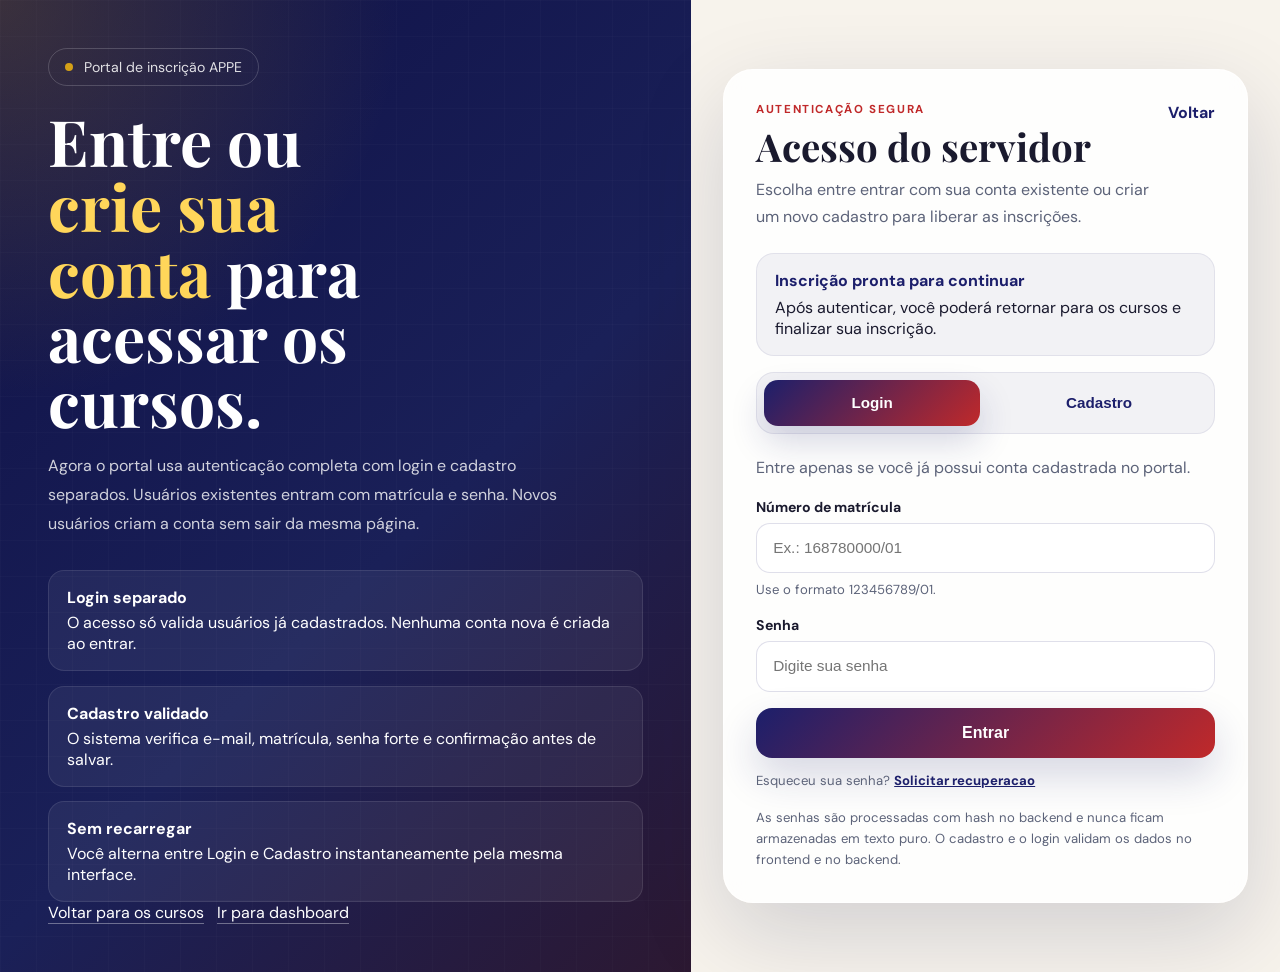
<file: admin.html>
<!DOCTYPE html>
<html lang="pt-BR">
<head>
<meta charset="UTF-8">
<meta name="viewport" content="width=device-width, initial-scale=1.0">
<title>Painel admin | APPE</title>
<link href="https://fonts.googleapis.com/css2?family=Playfair+Display:wght@600&family=DM+Sans:wght@400;500;700&display=swap" rel="stylesheet">
<link rel="stylesheet" href="styles/portal-layout.css">
<style>
  :root { --container-max: 1080px; }
  .status {
    border-radius: 14px;
    padding: 0.9rem 1rem;
    background: rgba(28,31,107,0.08);
    color: var(--navy);
    margin-bottom: 1rem;
  }
  .status.error { background: rgba(192,41,42,0.12); color: var(--red); }
  .status.success { background: rgba(22,101,52,0.12); color: #166534; }
  .courses { display: grid; gap: 1rem; }
  .admin-grid {
    display: grid;
    grid-template-columns: minmax(320px, 380px) 1fr;
    gap: 1rem;
    align-items: start;
  }
  .admin-panel {
    background: rgba(255,255,255,0.86);
    border: 1px solid var(--line);
    border-radius: 18px;
    padding: 1rem;
  }
  .admin-panel h2 {
    color: var(--navy);
    font-size: 1rem;
    margin-bottom: 0.35rem;
  }
  .admin-panel p {
    color: var(--muted);
    line-height: 1.6;
    margin-bottom: 1rem;
  }
  .field {
    display: flex;
    flex-direction: column;
    gap: 0.4rem;
    margin-bottom: 0.9rem;
  }
  .field label {
    color: var(--navy);
    font-size: 0.88rem;
    font-weight: 700;
  }
  .field input, .field textarea, .field select {
    border-radius: 12px;
    border: 1px solid var(--line);
    padding: 0.8rem 0.9rem;
    font: inherit;
    background: #fff;
  }
  .field textarea {
    min-height: 110px;
    resize: vertical;
  }
  .field .helper {
    color: var(--muted);
    font-size: 0.8rem;
    line-height: 1.5;
  }
  .course-card {
    background: rgba(255,255,255,0.86);
    border: 1px solid var(--line);
    border-radius: 18px;
    padding: 1rem;
  }
  .course-header {
    display: flex;
    justify-content: space-between;
    gap: 1rem;
    flex-wrap: wrap;
    margin-bottom: 0.8rem;
  }
  .course-title {
    color: var(--navy);
    font-size: 1.1rem;
    font-weight: 700;
  }
  .course-meta {
    color: var(--muted);
    font-size: 0.92rem;
  }
  .course-description {
    color: var(--text);
    line-height: 1.6;
    margin-bottom: 0.9rem;
  }
  .course-admin-actions {
    display: flex;
    gap: 0.7rem;
    flex-wrap: wrap;
    margin-bottom: 0.9rem;
  }
  .pill {
    display: inline-flex;
    align-items: center;
    padding: 0.35rem 0.7rem;
    border-radius: 999px;
    font-size: 0.8rem;
    font-weight: 700;
    background: rgba(28,31,107,0.08);
    color: var(--navy);
  }
  .pill.closed {
    background: rgba(192,41,42,0.12);
    color: var(--red);
  }
  .toggle-btn {
    border: 1px solid var(--line);
    background: #fff;
    color: var(--navy);
    border-radius: 10px;
    padding: 0.55rem 0.8rem;
    font-weight: 700;
    cursor: pointer;
  }
  .danger-btn {
    border: 1px solid rgba(192,41,42,0.18);
    background: rgba(192,41,42,0.08);
    color: var(--red);
    border-radius: 10px;
    padding: 0.55rem 0.8rem;
    font-weight: 700;
    cursor: pointer;
  }
  .capacity-form {
    display: flex;
    gap: 0.6rem;
    align-items: center;
    flex-wrap: wrap;
    margin-bottom: 0.9rem;
  }
  .capacity-form input {
    width: 120px;
  }
  table {
    width: 100%;
    border-collapse: collapse;
    background: #fff;
    border-radius: 14px;
    overflow: hidden;
  }
  th, td {
    text-align: left;
    padding: 0.8rem 0.9rem;
    border-bottom: 1px solid rgba(28,31,107,0.08);
  }
  th {
    color: var(--navy);
    background: rgba(28,31,107,0.06);
    font-size: 0.88rem;
    text-transform: uppercase;
    letter-spacing: 0.05em;
  }
  .empty { color: var(--muted); }
  .table-actions {
    width: 150px;
  }
  .remove-btn {
    border: 1px solid rgba(192,41,42,0.18);
    background: rgba(192,41,42,0.08);
    color: var(--red);
    border-radius: 10px;
    padding: 0.55rem 0.8rem;
    font-weight: 700;
    cursor: pointer;
  }
  .remove-btn:disabled {
    opacity: 0.6;
    cursor: wait;
  }
  @media (max-width: 900px) {
    .admin-grid {
      grid-template-columns: 1fr;
    }
  }
</style>
</head>
<body>
  <main class="container">
    <h1>Painel administrativo</h1>
    <p class="subtitle">Veja os inscritos por curso com nome completo, telefone e matrícula. O acesso é liberado somente para e-mails definidos como admin no backend.</p>

    <div class="actions">
      <a class="btn primary" href="dashboard.html">Voltar ao dashboard</a>
      <a class="btn" href="profile.html">Atualizar cadastro</a>
      <a class="btn" href="index.html">Ver cursos</a>
    </div>

    <p class="status" id="status">Validando sessão administrativa...</p>

    <div class="admin-grid">
      <section class="admin-panel">
        <h2>Novo curso</h2>
        <p>Crie um curso novo com descrição, instrutor, horário exato e modalidade. Cursos novos já nascem com inscrições abertas.</p>

        <form id="course-form">
          <div class="field">
            <label for="course-title">Nome do curso</label>
            <input id="course-title" name="title" type="text" required>
          </div>

          <div class="field">
            <label for="course-description">Descrição</label>
            <textarea id="course-description" name="description" required></textarea>
          </div>

          <div class="field">
            <label for="course-instructor">Instrutor</label>
            <input id="course-instructor" name="instructorName" type="text" required>
          </div>

          <div class="field">
            <label for="course-starts-at">Dia, mês e horário</label>
            <input id="course-starts-at" name="startsAt" type="datetime-local" required>
            <span class="helper">Este horário aparece para todos os usuários e controla a ordenação dos cursos.</span>
          </div>

          <div class="field">
            <label for="course-modality">Modalidade</label>
            <select id="course-modality" name="modality" required>
              <option value="online">Online</option>
              <option value="presencial">Presencial</option>
              <option value="ambos">Ambos</option>
            </select>
          </div>

          <div class="field">
            <label for="course-capacity-limit">Limite de vagas</label>
            <input id="course-capacity-limit" name="capacityLimit" type="number" min="1" step="1" required>
            <span class="helper">Quando o limite for atingido, o curso sera encerrado automaticamente.</span>
          </div>

          <div class="field">
            <label for="course-location">Local</label>
            <input id="course-location" name="location" type="text" placeholder="Opcional para online">
          </div>

          <button class="btn primary" type="submit">Criar curso</button>
        </form>
      </section>

      <section class="courses" id="courses"></section>
    </div>
  </main>

<script src="appe.config.js"></script>
<script type="module">
  import { callPortalAuthWithSession } from "./lib/portal-auth.js";
  import { getStoredSession, setStoredSession, clearStoredSession } from "./lib/portal-session.js";

  let adminCourses = [];

  function setStatus(message, type) {
    const element = document.getElementById('status');
    element.textContent = message;
    element.className = `status${type ? ` ${type}` : ''}`;
  }

  function formatCourseDate(value) {
    return new Intl.DateTimeFormat('pt-BR', {
      day: '2-digit',
      month: '2-digit',
      year: 'numeric',
      hour: '2-digit',
      minute: '2-digit'
    }).format(new Date(value));
  }

  function getStatusLabel(status) {
    return status === 'encerrado' ? 'Vagas encerradas' : 'Inscrições abertas';
  }

  function renderCourses(courses) {
    const container = document.getElementById('courses');
    adminCourses = courses;

    if (!courses.length) {
      container.innerHTML = '<p class="empty">Nenhuma inscrição registrada até o momento.</p>';
      return;
    }

    container.innerHTML = courses.map((course) => `
      <article class="course-card">
        <div class="course-header">
          <div>
            <div class="course-title">${course.title}</div>
            <div class="course-meta">Modalidade: ${course.modality} | Data: ${formatCourseDate(course.starts_at)} | Instrutor: ${course.instructor_name}</div>
          </div>
          <div class="course-meta">Inscritos: ${course.inscritos.length} | Limite: ${course.capacity_limit ?? 'Nao definido'}</div>
        </div>
        <p class="course-description">${course.description}</p>
        <div class="course-admin-actions">
          <span class="pill ${course.status === 'encerrado' ? 'closed' : ''}">${getStatusLabel(course.status)}</span>
          <span class="pill">Vagas: ${course.inscritos.length} / ${course.capacity_limit ?? 'Nao definido'}</span>
          <button
            type="button"
            class="toggle-btn"
            data-course-id="${course.id}"
            data-course-title="${course.title}"
            data-next-status="${course.status === 'encerrado' ? 'aberto' : 'encerrado'}"
          >
            ${course.status === 'encerrado' ? 'Reabrir vagas' : 'Encerrar vagas'}
          </button>
          <button
            type="button"
            class="danger-btn delete-course-btn"
            data-course-id="${course.id}"
            data-course-title="${course.title}"
          >
            Excluir curso
          </button>
        </div>
        <form class="capacity-form" data-course-id="${course.id}" data-course-title="${course.title}">
          <label for="capacity-${course.id}">Limite de vagas</label>
          <input id="capacity-${course.id}" type="number" min="1" step="1" value="${course.capacity_limit ?? ''}" placeholder="Ex.: 30" required>
          <button type="submit" class="toggle-btn capacity-save-btn">Salvar limite</button>
        </form>
        <table>
          <thead>
            <tr>
              <th>Nome</th>
              <th>Telefone</th>
              <th>Matrícula</th>
              <th class="table-actions">Ação</th>
            </tr>
          </thead>
          <tbody>
            ${course.inscritos.map((person) => `
              <tr>
                <td>${person.nome_completo}</td>
                <td>${person.numero || '-'}</td>
                <td>${person.matricula}</td>
                <td>
                  <button
                    type="button"
                    class="remove-btn"
                    data-enrollment-id="${person.enrollment_id}"
                    data-student-name="${person.nome_completo}"
                    data-course-title="${course.title}"
                  >
                    Excluir
                  </button>
                </td>
              </tr>
            `).join('')}
          </tbody>
        </table>
      </article>
    `).join('');
  }

  async function reloadAdminCourses(sessionToken, successMessage) {
    const payload = await callPortalAuthWithSession({ action: 'admin_list_courses' }, sessionToken);
    renderCourses(payload.courses || []);
    setStatus(successMessage || 'Painel administrativo carregado com sucesso.');
  }

  async function removeEnrollment(button) {
    const session = getStoredSession();
    if (!session?.token) {
      window.location.href = 'login.html';
      return;
    }

    const enrollmentId = button.dataset.enrollmentId;
    const studentName = button.dataset.studentName || 'este aluno';
    const courseTitle = button.dataset.courseTitle || 'este curso';

    const confirmed = window.confirm(`Deseja excluir ${studentName} do curso "${courseTitle}"?`);
    if (!confirmed) return;

    button.disabled = true;
    button.textContent = 'Excluindo...';

    try {
      await callPortalAuthWithSession({ action: 'admin_remove_enrollment', enrollmentId }, session.token);
      await reloadAdminCourses(session.token, `Inscrição de ${studentName} removida com sucesso.`);
    } catch (error) {
      button.disabled = false;
      button.textContent = 'Excluir';
      setStatus(error.message || 'Nao foi possivel excluir a inscrição.', 'error');
    }
  }

  async function updateCourseStatus(button) {
    const session = getStoredSession();
    if (!session?.token) {
      window.location.href = 'login.html';
      return;
    }

    const courseId = button.dataset.courseId;
    const courseTitle = button.dataset.courseTitle || 'este curso';
    const nextStatus = button.dataset.nextStatus;
    const actionLabel = nextStatus === 'encerrado' ? 'encerrar as vagas de' : 'reabrir as vagas de';

    const confirmed = window.confirm(`Deseja ${actionLabel} "${courseTitle}"?`);
    if (!confirmed) return;

    button.disabled = true;

    try {
      await callPortalAuthWithSession({ action: 'admin_update_course_status', courseId, status: nextStatus }, session.token);
      await reloadAdminCourses(session.token, `Status do curso "${courseTitle}" atualizado com sucesso.`);
    } catch (error) {
      button.disabled = false;
      setStatus(error.message || 'Nao foi possivel atualizar o curso.', 'error');
    }
  }

  async function updateCourseCapacity(form) {
    const session = getStoredSession();
    if (!session?.token) {
      window.location.href = 'login.html';
      return;
    }

    const courseId = form.dataset.courseId;
    const courseTitle = form.dataset.courseTitle || 'este curso';
    const input = form.querySelector('input[type="number"]');
    const capacityLimit = input?.value?.trim();

    if (!capacityLimit) {
      setStatus('Informe um limite de vagas valido.', 'error');
      input?.focus();
      return;
    }

    const submitButton = form.querySelector('button[type="submit"]');
    if (submitButton) submitButton.disabled = true;

    try {
      await callPortalAuthWithSession({ action: 'admin_update_course_capacity', courseId, capacityLimit }, session.token);
      await reloadAdminCourses(session.token, `Limite de vagas do curso "${courseTitle}" atualizado com sucesso.`);
    } catch (error) {
      if (submitButton) submitButton.disabled = false;
      setStatus(error.message || 'Nao foi possivel atualizar o limite de vagas.', 'error');
    }
  }

  async function deleteCourse(button) {
    const session = getStoredSession();
    if (!session?.token) {
      window.location.href = 'login.html';
      return;
    }

    const courseId = button.dataset.courseId;
    const courseTitle = button.dataset.courseTitle || 'este curso';
    const confirmed = window.confirm(`Deseja excluir o curso "${courseTitle}"? Essa ação remove o curso e as inscricoes vinculadas.`);
    if (!confirmed) return;

    button.disabled = true;
    button.textContent = 'Excluindo...';

    try {
      await callPortalAuthWithSession({ action: 'admin_delete_course', courseId }, session.token);
      await reloadAdminCourses(session.token, `Curso "${courseTitle}" excluido com sucesso.`);
    } catch (error) {
      button.disabled = false;
      button.textContent = 'Excluir curso';
      setStatus(error.message || 'Nao foi possivel excluir o curso.', 'error');
    }
  }

  async function boot() {
    const session = getStoredSession();
    if (!session?.token) {
      window.location.href = 'login.html';
      return;
    }

    try {
      const sessionPayload = await callPortalAuthWithSession({ action: 'session' }, session.token);
      setStoredSession({ token: session.token, expiresAt: sessionPayload.expiresAt, profile: sessionPayload.profile, isAdmin: sessionPayload.isAdmin });

      if (!sessionPayload.isAdmin) {
        window.location.href = 'dashboard.html';
        return;
      }

      const payload = await callPortalAuthWithSession({ action: 'admin_list_courses' }, session.token);
      renderCourses(payload.courses || []);
      setStatus('Painel administrativo carregado com sucesso.');
    } catch (error) {
      if ((error.message || '').includes('administradores')) {
        window.location.href = 'dashboard.html';
        return;
      }

      clearStoredSession();
      window.location.href = 'login.html';
    }
  }

  document.getElementById('courses').addEventListener('click', (event) => {
    const button = event.target.closest('.remove-btn');
    if (button) {
      removeEnrollment(button);
      return;
    }

    const toggleButton = event.target.closest('.toggle-btn');
    if (toggleButton && toggleButton.dataset.nextStatus) {
      updateCourseStatus(toggleButton);
      return;
    }

    const deleteCourseButton = event.target.closest('.delete-course-btn');
    if (deleteCourseButton) {
      deleteCourse(deleteCourseButton);
    }
  });

  document.getElementById('courses').addEventListener('submit', (event) => {
    const form = event.target.closest('.capacity-form');
    if (!form) return;
    event.preventDefault();
    updateCourseCapacity(form);
  });

  document.getElementById('course-form').addEventListener('submit', async (event) => {
    event.preventDefault();

    const session = getStoredSession();
    if (!session?.token) {
      window.location.href = 'login.html';
      return;
    }

    const startsAtValue = document.getElementById('course-starts-at').value;
    try {
      await callPortalAuthWithSession({
        action: 'admin_create_course',
        title: document.getElementById('course-title').value.trim(),
        description: document.getElementById('course-description').value.trim(),
        instructorName: document.getElementById('course-instructor').value.trim(),
        startsAt: new Date(startsAtValue).toISOString(),
        modality: document.getElementById('course-modality').value,
        capacityLimit: document.getElementById('course-capacity-limit').value,
        location: document.getElementById('course-location').value.trim()
      }, session.token);

      event.target.reset();
      await reloadAdminCourses(session.token, 'Curso criado com sucesso.');
    } catch (error) {
      setStatus(error.message || 'Nao foi possivel criar o curso.', 'error');
    }
  });

  boot();
</script>
</body>
</html>
</file>
<file: styles/portal-layout.css>
:root {
  --navy: #1c1f6b;
  --red: #c0292a;
  --paper: #f7f3ec;
  --text: #1a1a2e;
  --muted: #5c6379;
  --line: rgba(28, 31, 107, 0.14);
}

* {
  box-sizing: border-box;
  margin: 0;
  padding: 0;
}

body {
  min-height: 100vh;
  font-family: "DM Sans", sans-serif;
  background: linear-gradient(140deg, #0f1147 0%, #20124d 50%, #3b1212 100%);
  color: var(--text);
  padding: 2rem 1rem;
}

.container {
  width: min(var(--container-max, 980px), 100%);
  margin: 0 auto;
  background: var(--paper);
  border-radius: 24px;
  padding: 2rem;
  box-shadow: 0 28px 60px rgba(0, 0, 0, 0.2);
}

h1 {
  font-family: "Playfair Display", serif;
  color: var(--navy);
  font-size: clamp(1.7rem, 4vw, 2.5rem);
  margin-bottom: 0.4rem;
}

.subtitle {
  color: var(--muted);
  margin-bottom: 1.4rem;
  line-height: 1.6;
}

.actions {
  display: flex;
  gap: 0.75rem;
  flex-wrap: wrap;
  margin-bottom: 1.5rem;
}

.btn {
  border-radius: 12px;
  border: 1px solid var(--line);
  padding: 0.75rem 1rem;
  font-weight: 700;
  text-decoration: none;
  color: var(--navy);
  background: #fff;
  cursor: pointer;
}

.btn.primary {
  background: linear-gradient(135deg, var(--navy), var(--red));
  color: #fff;
  border: none;
}
</file>
